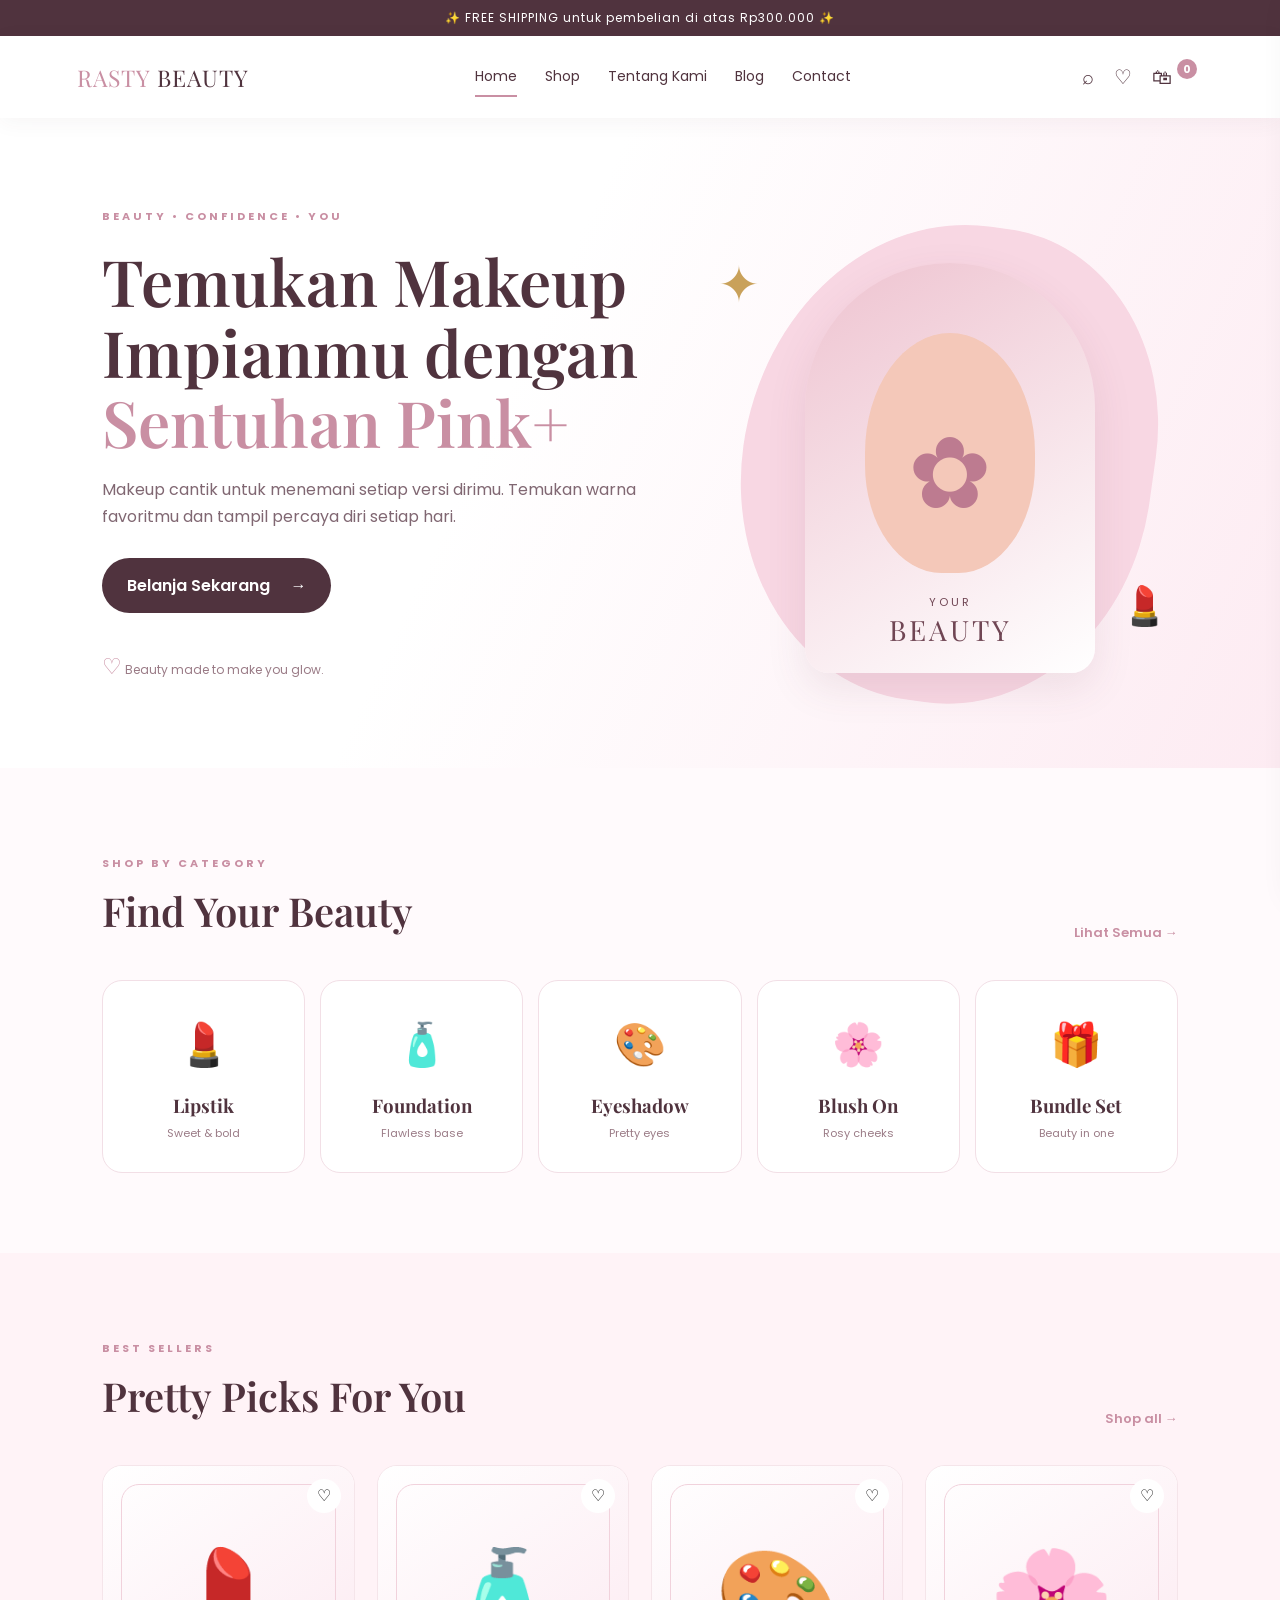
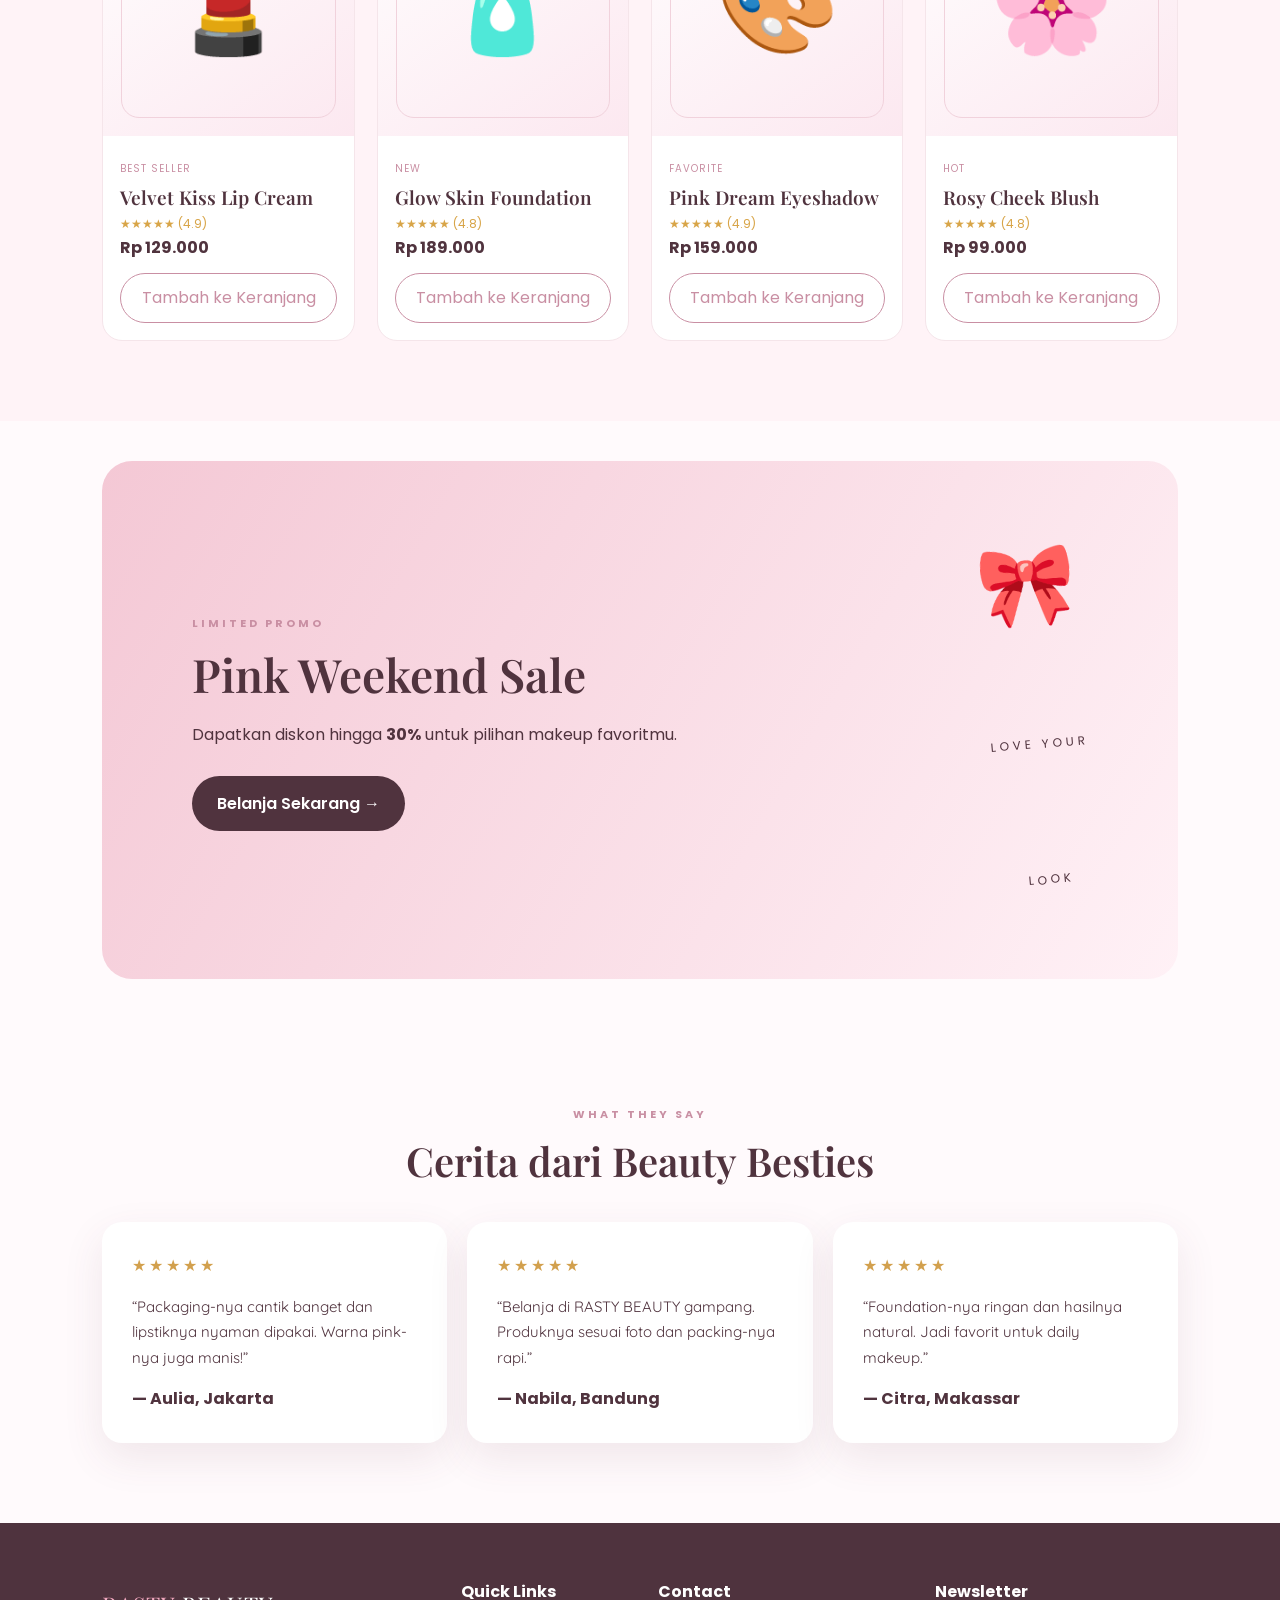
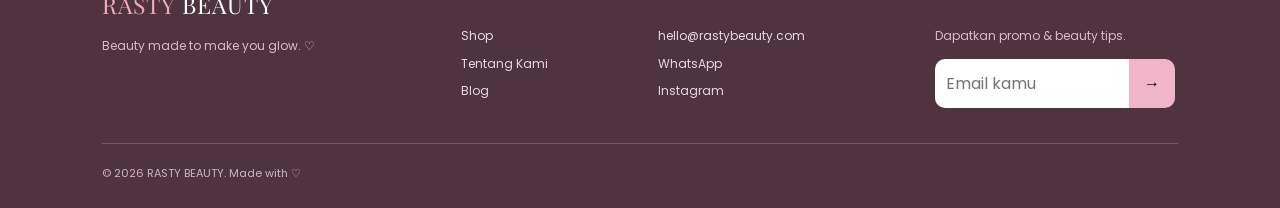
<file: index.html>
<!DOCTYPE html>
<html lang="id">
<head>
  <meta charset="UTF-8">
  <meta name="viewport" content="width=device-width, initial-scale=1.0">
  <title>RASTY BEAUTY | Makeup Cantikmu</title>
  <meta name="description" content="RASTY BEAUTY - Toko makeup feminin, clean dan aesthetic.">
  <link rel="preconnect" href="https://fonts.googleapis.com">
  <link rel="preconnect" href="https://fonts.gstatic.com" crossorigin>
  <link href="https://fonts.googleapis.com/css2?family=Playfair+Display:wght@500;600;700&family=Poppins:wght@300;400;500;600;700&family=Quicksand:wght@400;500;600;700&display=swap" rel="stylesheet">
  <link rel="stylesheet" href="css/style.css">
</head>
<body>
  <div class="topbar">✨ FREE SHIPPING untuk pembelian di atas Rp300.000 ✨</div>

  <header class="navbar">
    <a class="logo" href="index.html"><span>RASTY</span> BEAUTY</a>
    <button class="menu-toggle" aria-label="Buka menu">☰</button>
    <nav>
      <a href="index.html" class="active">Home</a>
      <a href="shop.html">Shop</a>
      <a href="about.html">Tentang Kami</a>
      <a href="blog.html">Blog</a>
      <a href="contact.html">Contact</a>
    </nav>
    <div class="nav-actions">
      <button onclick="openSearch()" aria-label="Cari">⌕</button>
      <a href="shop.html#wishlist" aria-label="Wishlist">♡</a>
      <button class="cart-btn" onclick="openCart()" aria-label="Keranjang">🛍 <b id="cartCount">0</b></button>
    </div>
  </header>

  <main>
    <section class="hero">
      <div class="hero-copy">
        <span class="eyebrow">BEAUTY • CONFIDENCE • YOU</span>
        <h1>Temukan Makeup Impianmu dengan <em>Sentuhan Pink+</em></h1>
        <p>Makeup cantik untuk menemani setiap versi dirimu. Temukan warna favoritmu dan tampil percaya diri setiap hari.</p>
        <a href="shop.html" class="btn">Belanja Sekarang <span>→</span></a>
        <div class="hero-note"><span>♡</span> Beauty made to make you glow.</div>
      </div>
      <div class="hero-art">
        <div class="blob"></div>
        <div class="floating lipstick">💄</div>
        <div class="floating sparkle">✦</div>
        <div class="model-card">
          <div class="model-face">✿</div>
          <div class="model-caption">YOUR<br><strong>BEAUTY</strong></div>
        </div>
      </div>
    </section>

    <section class="section">
      <div class="section-head"><div><span class="eyebrow">SHOP BY CATEGORY</span><h2>Find Your Beauty</h2></div><a href="shop.html">Lihat Semua →</a></div>
      <div class="category-grid">
        <a class="category-card" href="shop.html?category=Lipstik"><span>💄</span><h3>Lipstik</h3><p>Sweet & bold</p></a>
        <a class="category-card" href="shop.html?category=Foundation"><span>🧴</span><h3>Foundation</h3><p>Flawless base</p></a>
        <a class="category-card" href="shop.html?category=Eyeshadow"><span>🎨</span><h3>Eyeshadow</h3><p>Pretty eyes</p></a>
        <a class="category-card" href="shop.html?category=Blush On"><span>🌸</span><h3>Blush On</h3><p>Rosy cheeks</p></a>
        <a class="category-card" href="shop.html?category=Bundle Set"><span>🎁</span><h3>Bundle Set</h3><p>Beauty in one</p></a>
      </div>
    </section>

    <section class="section soft-section">
      <div class="section-head"><div><span class="eyebrow">BEST SELLERS</span><h2>Pretty Picks For You</h2></div><a href="shop.html">Shop all →</a></div>
      <div id="homeProducts" class="product-grid"></div>
    </section>

    <section class="promo section">
      <div><span class="eyebrow">LIMITED PROMO</span><h2>Pink Weekend Sale</h2><p>Dapatkan diskon hingga <strong>30%</strong> untuk pilihan makeup favoritmu.</p><a href="shop.html" class="btn">Belanja Sekarang →</a></div>
      <div class="promo-art">🎀<br><small>LOVE YOUR<br>LOOK</small></div>
    </section>

    <section class="section">
      <div class="center-head"><span class="eyebrow">WHAT THEY SAY</span><h2>Cerita dari Beauty Besties</h2></div>
      <div class="testimonial-grid">
        <article><div class="stars">★★★★★</div><p>“Packaging-nya cantik banget dan lipstiknya nyaman dipakai. Warna pink-nya juga manis!”</p><strong>— Aulia, Jakarta</strong></article>
        <article><div class="stars">★★★★★</div><p>“Belanja di RASTY BEAUTY gampang. Produknya sesuai foto dan packing-nya rapi.”</p><strong>— Nabila, Bandung</strong></article>
        <article><div class="stars">★★★★★</div><p>“Foundation-nya ringan dan hasilnya natural. Jadi favorit untuk daily makeup.”</p><strong>— Citra, Makassar</strong></article>
      </div>
    </section>
  </main>

  <footer>
    <div><a class="logo" href="index.html"><span>RASTY</span> BEAUTY</a><p>Beauty made to make you glow. ♡</p></div>
    <div><h4>Quick Links</h4><a href="shop.html">Shop</a><a href="about.html">Tentang Kami</a><a href="blog.html">Blog</a></div>
    <div><h4>Contact</h4><a href="mailto:hello@rastybeauty.com">hello@rastybeauty.com</a><a href="https://wa.me/6281234567890">WhatsApp</a><a href="#">Instagram</a></div>
    <div><h4>Newsletter</h4><p>Dapatkan promo & beauty tips.</p><form onsubmit="subscribe(event)"><input type="email" placeholder="Email kamu" required><button>→</button></form></div>
    <div class="copyright">© 2026 RASTY BEAUTY. Made with ♡</div>
  </footer>

  <div id="cartDrawer" class="drawer"><div class="drawer-head"><h3>Keranjang Kamu</h3><button onclick="closeCart()">×</button></div><div id="cartItems"></div><div class="cart-total"><span>Total</span><strong id="cartTotal">Rp0</strong></div><a href="checkout.html" class="btn full">Checkout →</a></div>
  <div id="overlay" class="overlay" onclick="closeCart()"></div>
  <div id="searchModal" class="modal"><div class="modal-box"><button onclick="closeSearch()" class="close">×</button><h2>Cari Produk</h2><input id="searchInput" oninput="quickSearch(this.value)" placeholder="Cari lipstik, blush, foundation..."><div id="searchResults"></div></div></div>
  <script src="js/app.js"></script><script>renderProducts("homeProducts", PRODUCTS.slice(0,4));</script>
</body>
</html>
</file>
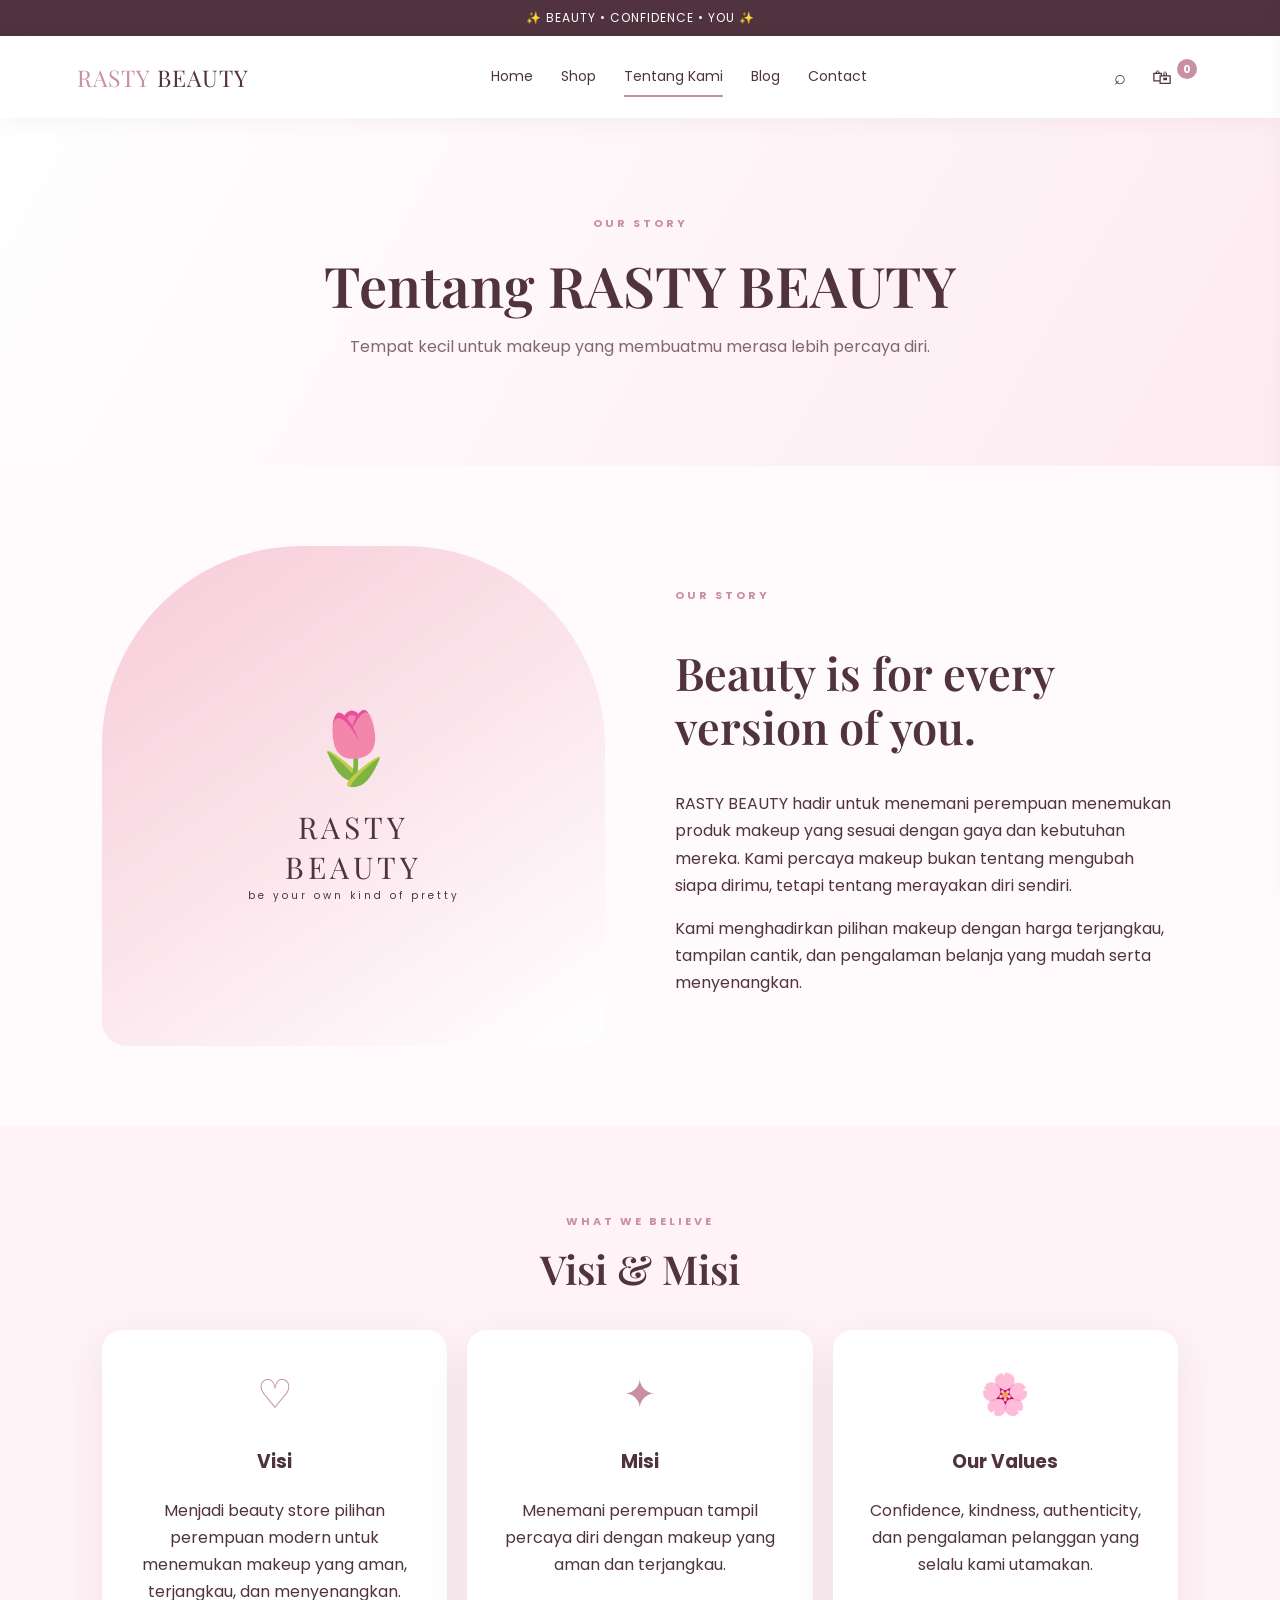
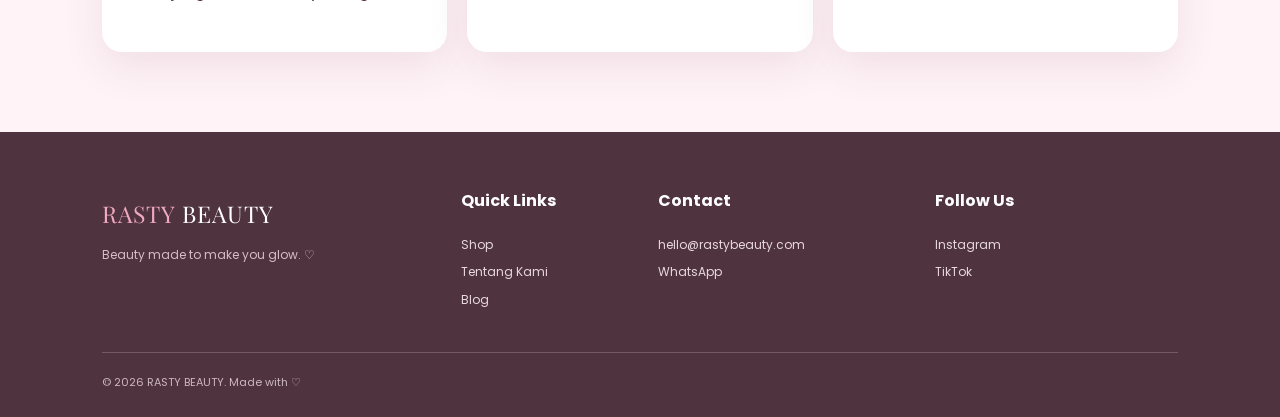
<file: about.html>
<!DOCTYPE html><html lang="id"><head><meta charset="UTF-8"><meta name="viewport" content="width=device-width,initial-scale=1"><title>Tentang Kami | RASTY BEAUTY</title><link rel="preconnect" href="https://fonts.googleapis.com"><link rel="preconnect" href="https://fonts.gstatic.com" crossorigin><link href="https://fonts.googleapis.com/css2?family=Playfair+Display:wght@500;600;700&family=Poppins:wght@300;400;500;600;700&family=Quicksand:wght@400;500;600;700&display=swap" rel="stylesheet"><link rel="stylesheet" href="css/style.css"></head><body><div class="topbar">✨ BEAUTY • CONFIDENCE • YOU ✨</div><header class="navbar"><a class="logo" href="index.html"><span>RASTY</span> BEAUTY</a><button class="menu-toggle">☰</button><nav><a href="index.html">Home</a><a href="shop.html">Shop</a><a href="about.html" class="active">Tentang Kami</a><a href="blog.html">Blog</a><a href="contact.html">Contact</a></nav><div class="nav-actions"><button onclick="openSearch()">⌕</button><button onclick="openCart()">🛍 <b id="cartCount">0</b></button></div></header><main><section class="page-hero"><span class="eyebrow">OUR STORY</span><h1>Tentang RASTY BEAUTY</h1><p>Tempat kecil untuk makeup yang membuatmu merasa lebih percaya diri.</p></section><section class="about-grid section"><div class="about-art">🌷<strong>RASTY<br>BEAUTY</strong><small>be your own kind of pretty</small></div><div><span class="eyebrow">OUR STORY</span><h2>Beauty is for every version of you.</h2><p>RASTY BEAUTY hadir untuk menemani perempuan menemukan produk makeup yang sesuai dengan gaya dan kebutuhan mereka. Kami percaya makeup bukan tentang mengubah siapa dirimu, tetapi tentang merayakan diri sendiri.</p><p>Kami menghadirkan pilihan makeup dengan harga terjangkau, tampilan cantik, dan pengalaman belanja yang mudah serta menyenangkan.</p></div></section><section class="section soft-section"><div class="center-head"><span class="eyebrow">WHAT WE BELIEVE</span><h2>Visi & Misi</h2></div><div class="values"><article><span>♡</span><h3>Visi</h3><p>Menjadi beauty store pilihan perempuan modern untuk menemukan makeup yang aman, terjangkau, dan menyenangkan.</p></article><article><span>✦</span><h3>Misi</h3><p>Menemani perempuan tampil percaya diri dengan makeup yang aman dan terjangkau.</p></article><article><span>🌸</span><h3>Our Values</h3><p>Confidence, kindness, authenticity, dan pengalaman pelanggan yang selalu kami utamakan.</p></article></div></section></main><footer><div><a class="logo" href="index.html"><span>RASTY</span> BEAUTY</a><p>Beauty made to make you glow. ♡</p></div><div><h4>Quick Links</h4><a href="shop.html">Shop</a><a href="about.html">Tentang Kami</a><a href="blog.html">Blog</a></div><div><h4>Contact</h4><a href="mailto:hello@rastybeauty.com">hello@rastybeauty.com</a><a href="https://wa.me/6281234567890">WhatsApp</a></div><div><h4>Follow Us</h4><a href="#">Instagram</a><a href="#">TikTok</a></div><div class="copyright">© 2026 RASTY BEAUTY. Made with ♡</div></footer><div id="cartDrawer" class="drawer"><div class="drawer-head"><h3>Keranjang Kamu</h3><button onclick="closeCart()">×</button></div><div id="cartItems"></div><div class="cart-total"><span>Total</span><strong id="cartTotal">Rp0</strong></div><a href="checkout.html" class="btn full">Checkout →</a></div><div id="overlay" class="overlay" onclick="closeCart()"></div><script src="js/app.js"></script></body></html>
</file>
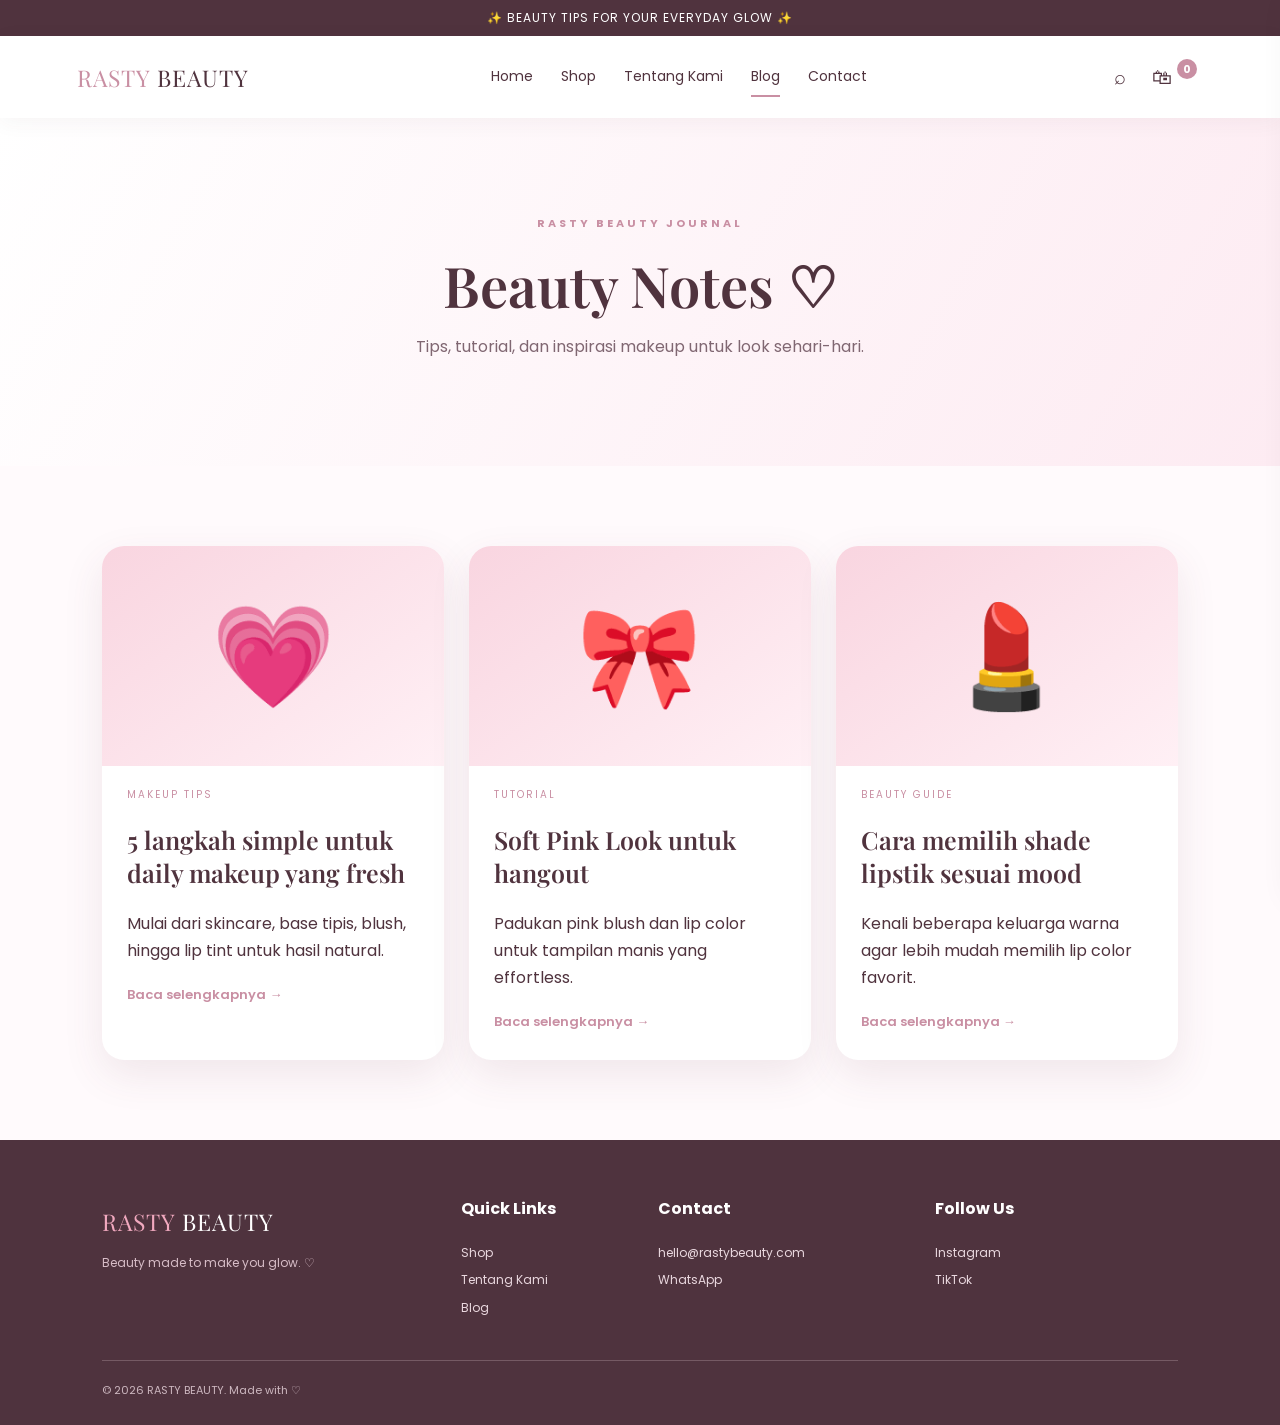
<file: blog.html>
<!DOCTYPE html><html lang="id"><head><meta charset="UTF-8"><meta name="viewport" content="width=device-width,initial-scale=1"><title>Beauty Blog | RASTY BEAUTY</title><link rel="preconnect" href="https://fonts.googleapis.com"><link rel="preconnect" href="https://fonts.gstatic.com" crossorigin><link href="https://fonts.googleapis.com/css2?family=Playfair+Display:wght@500;600;700&family=Poppins:wght@300;400;500;600;700&family=Quicksand:wght@400;500;600;700&display=swap" rel="stylesheet"><link rel="stylesheet" href="css/style.css"></head><body><div class="topbar">✨ BEAUTY TIPS FOR YOUR EVERYDAY GLOW ✨</div><header class="navbar"><a class="logo" href="index.html"><span>RASTY</span> BEAUTY</a><button class="menu-toggle">☰</button><nav><a href="index.html">Home</a><a href="shop.html">Shop</a><a href="about.html">Tentang Kami</a><a href="blog.html" class="active">Blog</a><a href="contact.html">Contact</a></nav><div class="nav-actions"><button onclick="openSearch()">⌕</button><button onclick="openCart()">🛍 <b id="cartCount">0</b></button></div></header><main><section class="page-hero"><span class="eyebrow">RASTY BEAUTY JOURNAL</span><h1>Beauty Notes ♡</h1><p>Tips, tutorial, dan inspirasi makeup untuk look sehari-hari.</p></section><section class="section blog-grid"><article class="blog-card"><div class="blog-img">💗</div><span>MAKEUP TIPS</span><h2>5 langkah simple untuk daily makeup yang fresh</h2><p>Mulai dari skincare, base tipis, blush, hingga lip tint untuk hasil natural.</p><a href="#">Baca selengkapnya →</a></article><article class="blog-card"><div class="blog-img">🎀</div><span>TUTORIAL</span><h2>Soft Pink Look untuk hangout</h2><p>Padukan pink blush dan lip color untuk tampilan manis yang effortless.</p><a href="#">Baca selengkapnya →</a></article><article class="blog-card"><div class="blog-img">💄</div><span>BEAUTY GUIDE</span><h2>Cara memilih shade lipstik sesuai mood</h2><p>Kenali beberapa keluarga warna agar lebih mudah memilih lip color favorit.</p><a href="#">Baca selengkapnya →</a></article></section></main><footer><div><a class="logo" href="index.html"><span>RASTY</span> BEAUTY</a><p>Beauty made to make you glow. ♡</p></div><div><h4>Quick Links</h4><a href="shop.html">Shop</a><a href="about.html">Tentang Kami</a><a href="blog.html">Blog</a></div><div><h4>Contact</h4><a href="mailto:hello@rastybeauty.com">hello@rastybeauty.com</a><a href="https://wa.me/6281234567890">WhatsApp</a></div><div><h4>Follow Us</h4><a href="#">Instagram</a><a href="#">TikTok</a></div><div class="copyright">© 2026 RASTY BEAUTY. Made with ♡</div></footer><div id="cartDrawer" class="drawer"><div class="drawer-head"><h3>Keranjang Kamu</h3><button onclick="closeCart()">×</button></div><div id="cartItems"></div><div class="cart-total"><span>Total</span><strong id="cartTotal">Rp0</strong></div><a href="checkout.html" class="btn full">Checkout →</a></div><div id="overlay" class="overlay" onclick="closeCart()"></div><script src="js/app.js"></script></body></html>
</file>
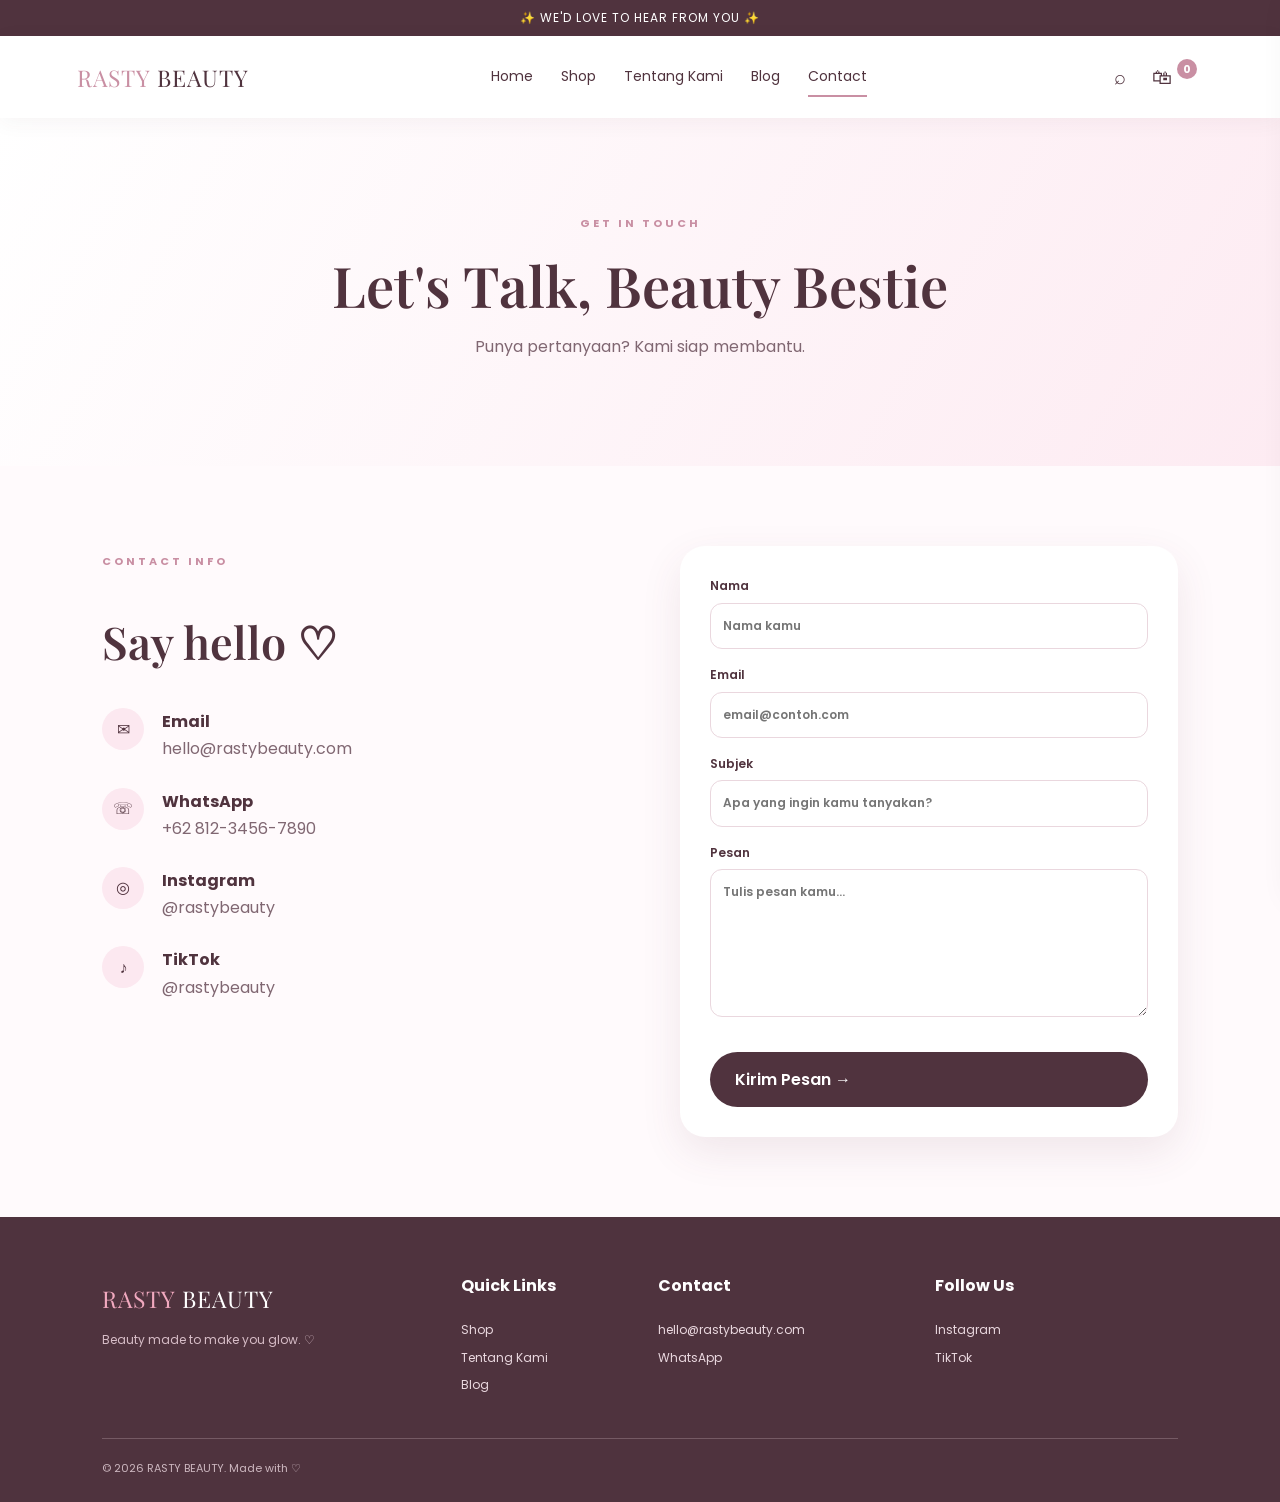
<file: contact.html>
<!DOCTYPE html><html lang="id"><head><meta charset="UTF-8"><meta name="viewport" content="width=device-width,initial-scale=1"><title>Contact | RASTY BEAUTY</title><link rel="preconnect" href="https://fonts.googleapis.com"><link rel="preconnect" href="https://fonts.gstatic.com" crossorigin><link href="https://fonts.googleapis.com/css2?family=Playfair+Display:wght@500;600;700&family=Poppins:wght@300;400;500;600;700&family=Quicksand:wght@400;500;600;700&display=swap" rel="stylesheet"><link rel="stylesheet" href="css/style.css"></head><body><div class="topbar">✨ WE'D LOVE TO HEAR FROM YOU ✨</div><header class="navbar"><a class="logo" href="index.html"><span>RASTY</span> BEAUTY</a><button class="menu-toggle">☰</button><nav><a href="index.html">Home</a><a href="shop.html">Shop</a><a href="about.html">Tentang Kami</a><a href="blog.html">Blog</a><a href="contact.html" class="active">Contact</a></nav><div class="nav-actions"><button onclick="openSearch()">⌕</button><button onclick="openCart()">🛍 <b id="cartCount">0</b></button></div></header><main><section class="page-hero"><span class="eyebrow">GET IN TOUCH</span><h1>Let's Talk, Beauty Bestie</h1><p>Punya pertanyaan? Kami siap membantu.</p></section><section class="section contact-grid"><div><span class="eyebrow">CONTACT INFO</span><h2>Say hello ♡</h2><div class="contact-item"><span>✉</span><div><strong>Email</strong><p>hello@rastybeauty.com</p></div></div><div class="contact-item"><span>☏</span><div><strong>WhatsApp</strong><p>+62 812-3456-7890</p></div></div><div class="contact-item"><span>◎</span><div><strong>Instagram</strong><p>@rastybeauty</p></div></div><div class="contact-item"><span>♪</span><div><strong>TikTok</strong><p>@rastybeauty</p></div></div></div><form class="contact-form" onsubmit="sendMessage(event)"><label>Nama<input required placeholder="Nama kamu"></label><label>Email<input type="email" required placeholder="email@contoh.com"></label><label>Subjek<input required placeholder="Apa yang ingin kamu tanyakan?"></label><label>Pesan<textarea required rows="6" placeholder="Tulis pesan kamu..."></textarea></label><button class="btn" type="submit">Kirim Pesan →</button></form></section></main><footer><div><a class="logo" href="index.html"><span>RASTY</span> BEAUTY</a><p>Beauty made to make you glow. ♡</p></div><div><h4>Quick Links</h4><a href="shop.html">Shop</a><a href="about.html">Tentang Kami</a><a href="blog.html">Blog</a></div><div><h4>Contact</h4><a href="mailto:hello@rastybeauty.com">hello@rastybeauty.com</a><a href="https://wa.me/6281234567890">WhatsApp</a></div><div><h4>Follow Us</h4><a href="#">Instagram</a><a href="#">TikTok</a></div><div class="copyright">© 2026 RASTY BEAUTY. Made with ♡</div></footer><div id="cartDrawer" class="drawer"><div class="drawer-head"><h3>Keranjang Kamu</h3><button onclick="closeCart()">×</button></div><div id="cartItems"></div><div class="cart-total"><span>Total</span><strong id="cartTotal">Rp0</strong></div><a href="checkout.html" class="btn full">Checkout →</a></div><div id="overlay" class="overlay" onclick="closeCart()"></div><script src="js/app.js"></script></body></html>
</file>
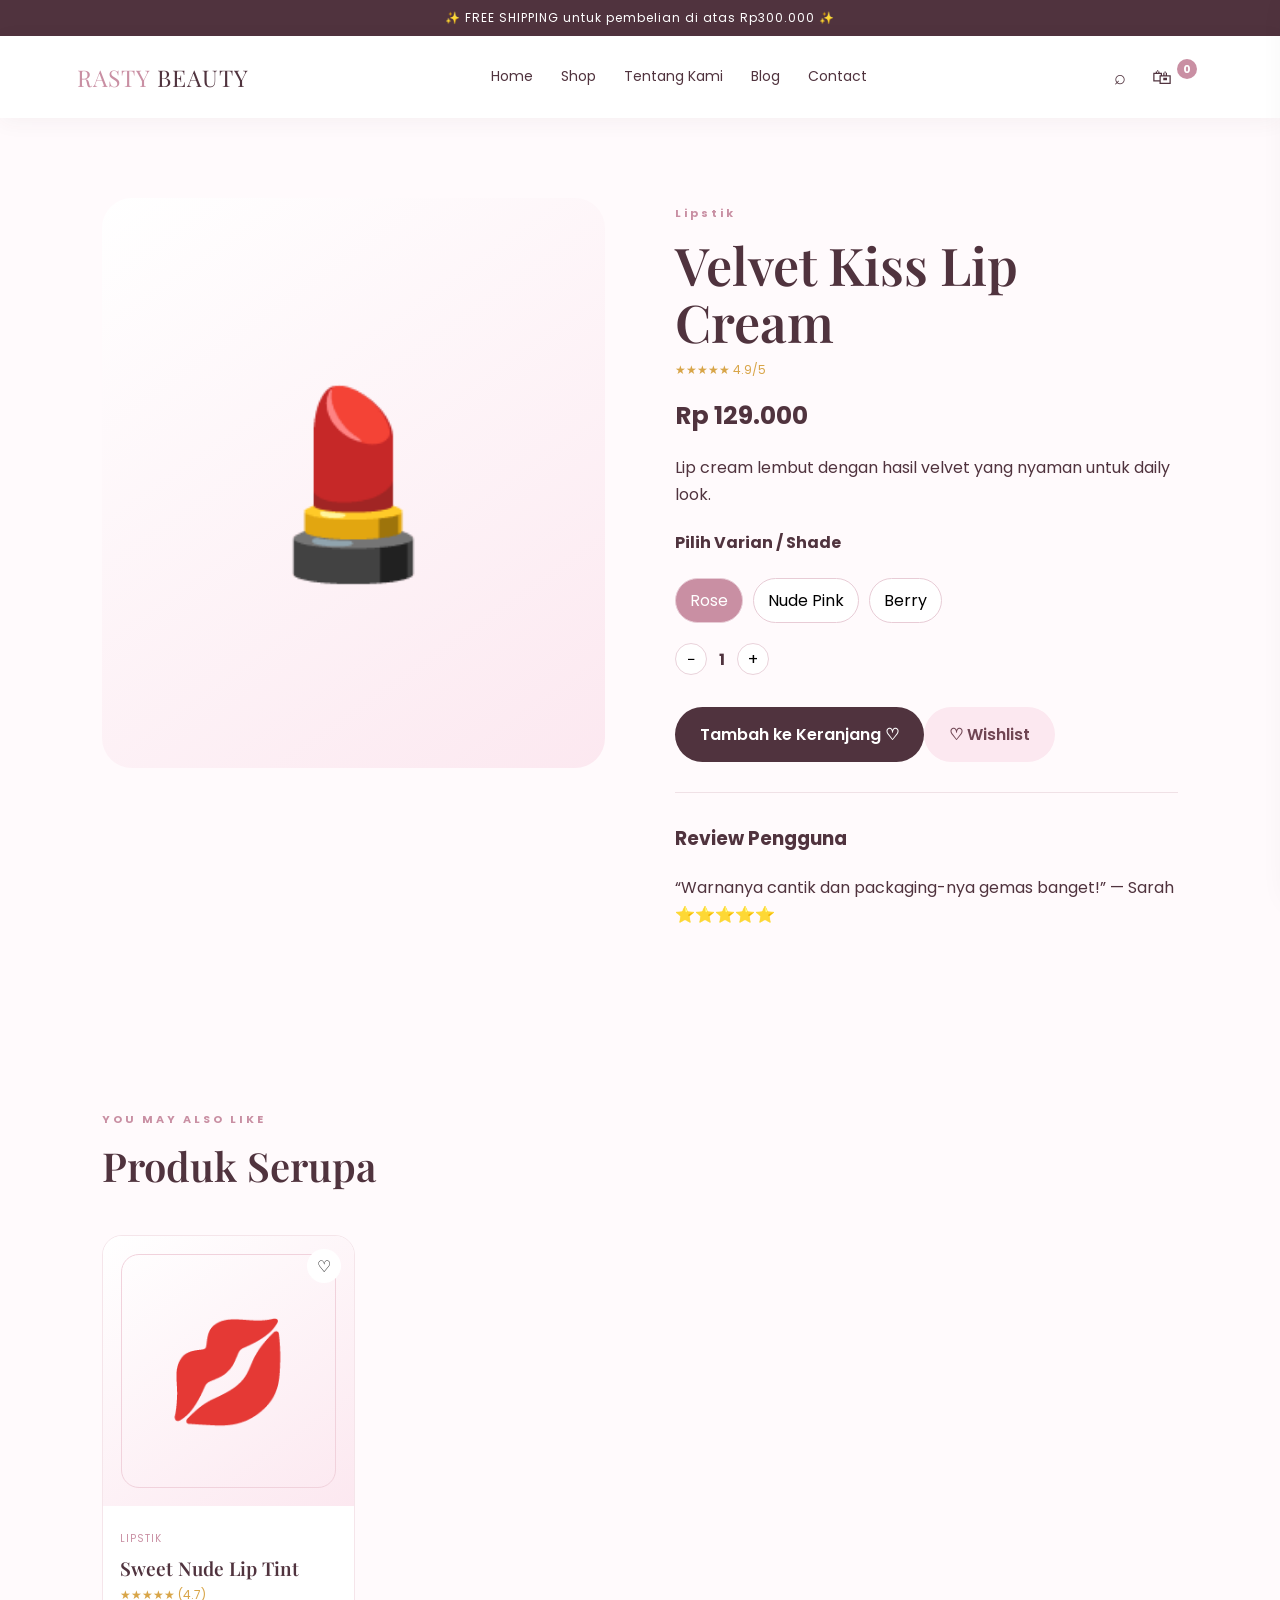
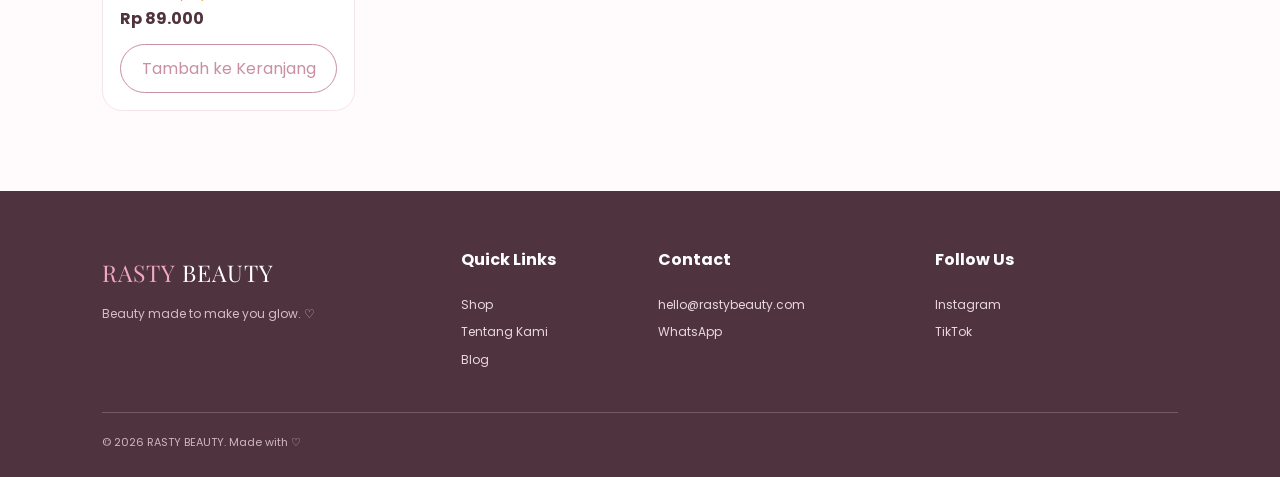
<file: product.html>
<!DOCTYPE html>
<html lang="id"><head><meta charset="UTF-8"><meta name="viewport" content="width=device-width,initial-scale=1"><title>Produk | RASTY BEAUTY</title><link rel="preconnect" href="https://fonts.googleapis.com"><link rel="preconnect" href="https://fonts.gstatic.com" crossorigin><link href="https://fonts.googleapis.com/css2?family=Playfair+Display:wght@500;600;700&family=Poppins:wght@300;400;500;600;700&family=Quicksand:wght@400;500;600;700&display=swap" rel="stylesheet"><link rel="stylesheet" href="css/style.css"></head>
<body><div class="topbar">✨ FREE SHIPPING untuk pembelian di atas Rp300.000 ✨</div><header class="navbar"><a class="logo" href="index.html"><span>RASTY</span> BEAUTY</a><button class="menu-toggle">☰</button><nav><a href="index.html">Home</a><a href="shop.html">Shop</a><a href="about.html">Tentang Kami</a><a href="blog.html">Blog</a><a href="contact.html">Contact</a></nav><div class="nav-actions"><button onclick="openSearch()">⌕</button><button onclick="openCart()">🛍 <b id="cartCount">0</b></button></div></header>
<main><div id="productDetail" class="product-detail section"></div><section class="section"><div class="section-head"><div><span class="eyebrow">YOU MAY ALSO LIKE</span><h2>Produk Serupa</h2></div></div><div id="relatedProducts" class="product-grid"></div></section></main>
<footer><div><a class="logo" href="index.html"><span>RASTY</span> BEAUTY</a><p>Beauty made to make you glow. ♡</p></div><div><h4>Quick Links</h4><a href="shop.html">Shop</a><a href="about.html">Tentang Kami</a><a href="blog.html">Blog</a></div><div><h4>Contact</h4><a href="mailto:hello@rastybeauty.com">hello@rastybeauty.com</a><a href="https://wa.me/6281234567890">WhatsApp</a></div><div><h4>Follow Us</h4><a href="#">Instagram</a><a href="#">TikTok</a></div><div class="copyright">© 2026 RASTY BEAUTY. Made with ♡</div></footer>
<div id="cartDrawer" class="drawer"><div class="drawer-head"><h3>Keranjang Kamu</h3><button onclick="closeCart()">×</button></div><div id="cartItems"></div><div class="cart-total"><span>Total</span><strong id="cartTotal">Rp0</strong></div><a href="checkout.html" class="btn full">Checkout →</a></div><div id="overlay" class="overlay" onclick="closeCart()"></div><div id="searchModal" class="modal"><div class="modal-box"><button onclick="closeSearch()" class="close">×</button><h2>Cari Produk</h2><input id="searchInput" oninput="quickSearch(this.value)" placeholder="Cari produk..."><div id="searchResults"></div></div></div><script src="js/app.js"></script><script>initProduct();</script></body></html>
</file>
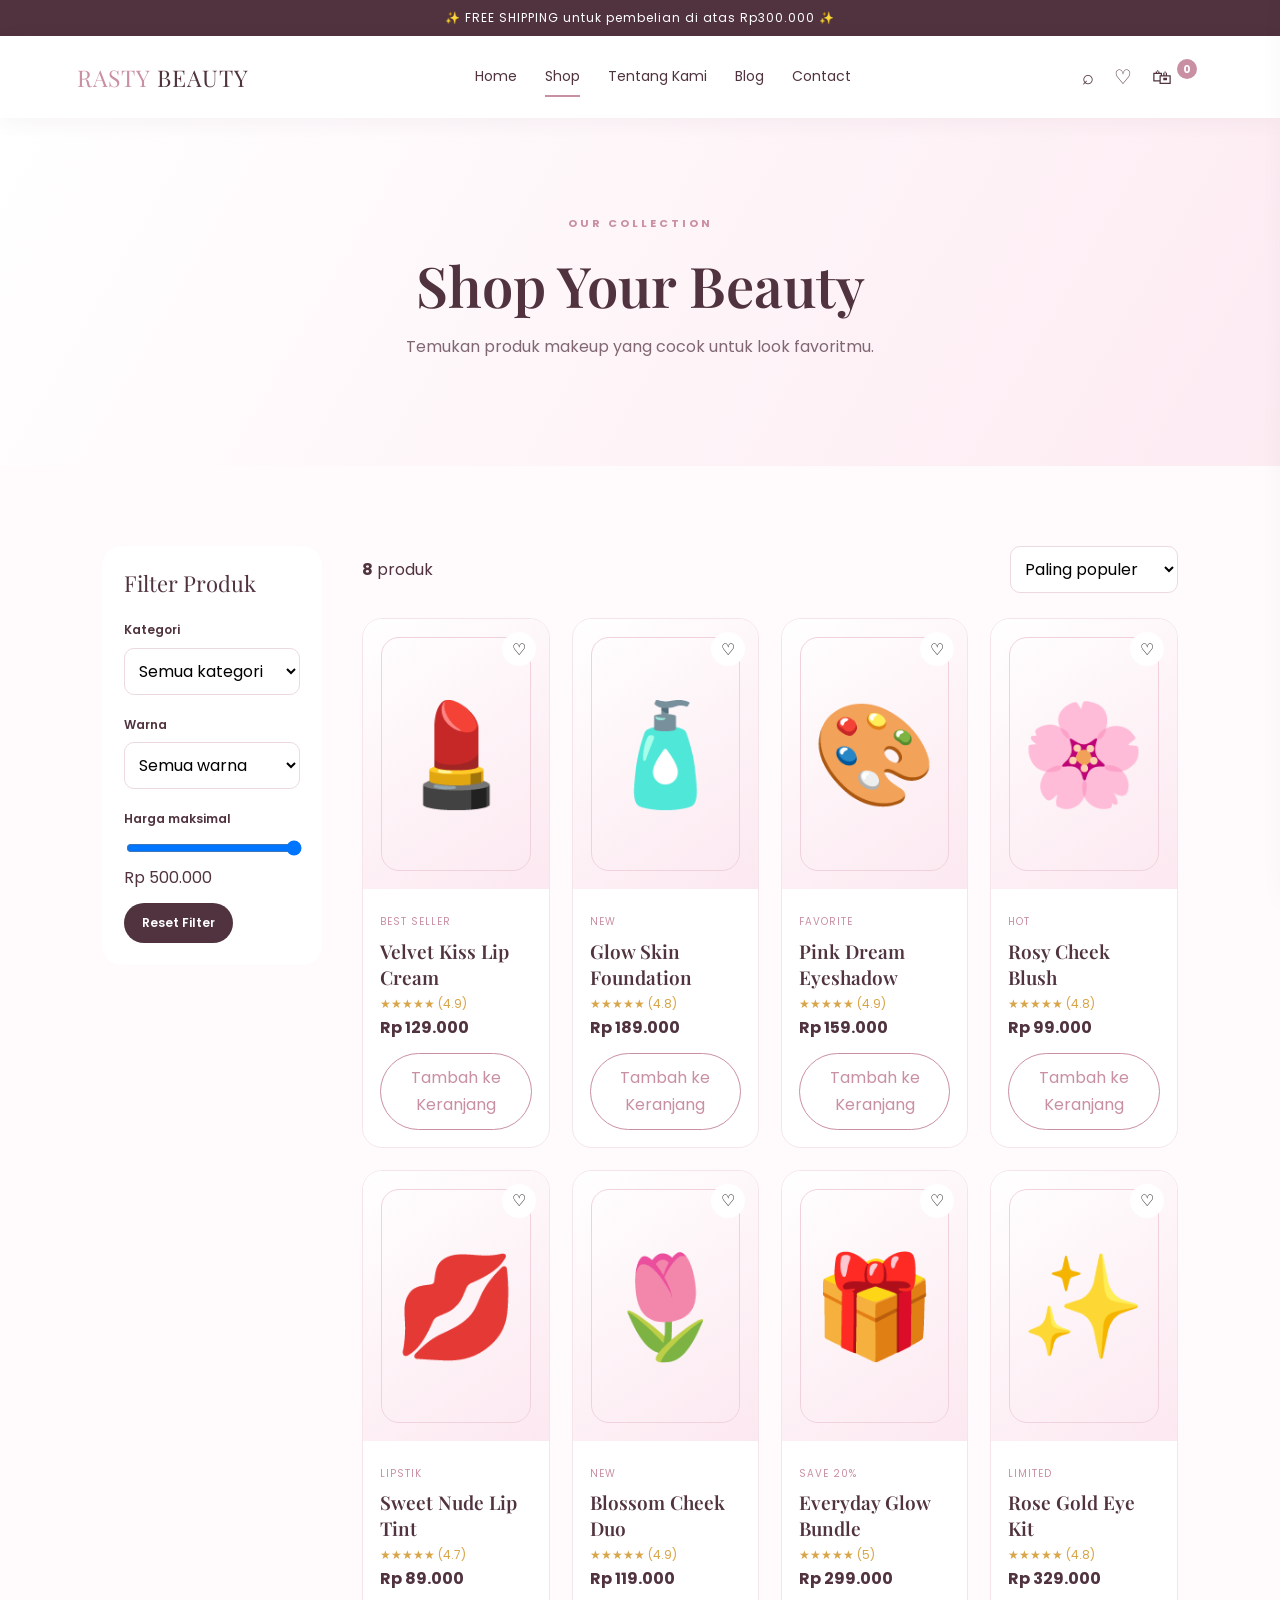
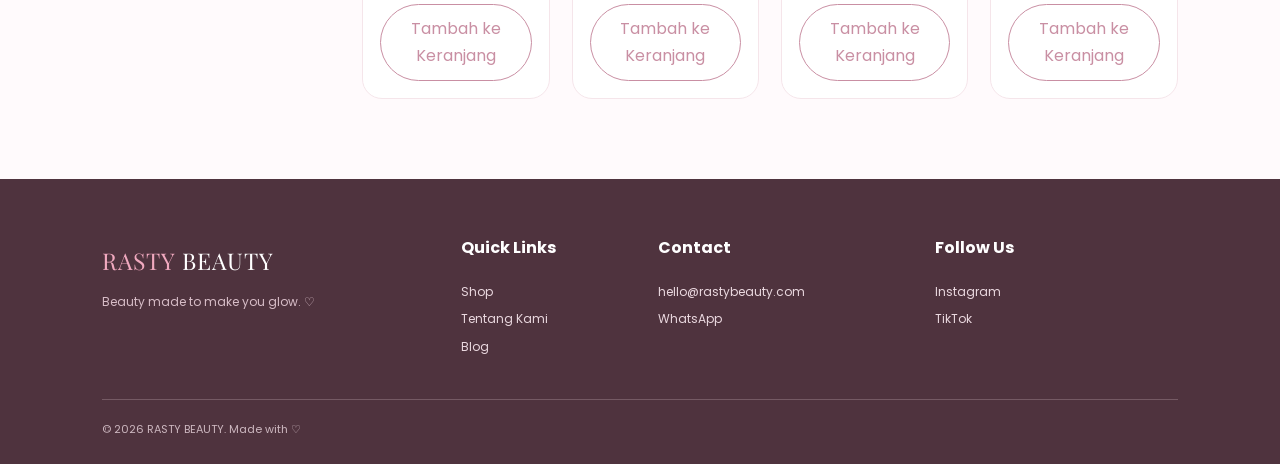
<file: shop.html>
<!DOCTYPE html>
<html lang="id"><head><meta charset="UTF-8"><meta name="viewport" content="width=device-width,initial-scale=1"><title>Shop | RASTY BEAUTY</title><link rel="preconnect" href="https://fonts.googleapis.com"><link rel="preconnect" href="https://fonts.gstatic.com" crossorigin><link href="https://fonts.googleapis.com/css2?family=Playfair+Display:wght@500;600;700&family=Poppins:wght@300;400;500;600;700&family=Quicksand:wght@400;500;600;700&display=swap" rel="stylesheet"><link rel="stylesheet" href="css/style.css"></head>
<body><div class="topbar">✨ FREE SHIPPING untuk pembelian di atas Rp300.000 ✨</div><header class="navbar"><a class="logo" href="index.html"><span>RASTY</span> BEAUTY</a><button class="menu-toggle">☰</button><nav><a href="index.html">Home</a><a href="shop.html" class="active">Shop</a><a href="about.html">Tentang Kami</a><a href="blog.html">Blog</a><a href="contact.html">Contact</a></nav><div class="nav-actions"><button onclick="openSearch()">⌕</button><a href="#wishlist">♡</a><button class="cart-btn" onclick="openCart()">🛍 <b id="cartCount">0</b></button></div></header>
<main><section class="page-hero"><span class="eyebrow">OUR COLLECTION</span><h1>Shop Your Beauty</h1><p>Temukan produk makeup yang cocok untuk look favoritmu.</p></section><section class="shop-layout section"><aside class="filters"><h3>Filter Produk</h3><label>Kategori</label><select id="categoryFilter"><option value="">Semua kategori</option><option>Lipstik</option><option>Foundation</option><option>Eyeshadow</option><option>Blush On</option><option>Bundle Set</option></select><label>Warna</label><select id="colorFilter"><option value="">Semua warna</option><option>Pink</option><option>Nude</option><option>Rose</option><option>Brown</option><option>Red</option></select><label>Harga maksimal</label><input id="priceFilter" type="range" min="50000" max="500000" step="10000" value="500000"><div id="priceValue">Rp500.000</div><button class="btn small" onclick="resetFilters()">Reset Filter</button></aside><div class="shop-results"><div class="shop-toolbar"><div><strong id="resultCount">0</strong> produk</div><select id="sortFilter"><option value="popular">Paling populer</option><option value="low">Harga terendah</option><option value="high">Harga tertinggi</option><option value="new">Terbaru</option></select></div><div id="shopProducts" class="product-grid"></div></div></section></main>
<footer><div><a class="logo" href="index.html"><span>RASTY</span> BEAUTY</a><p>Beauty made to make you glow. ♡</p></div><div><h4>Quick Links</h4><a href="shop.html">Shop</a><a href="about.html">Tentang Kami</a><a href="blog.html">Blog</a></div><div><h4>Contact</h4><a href="mailto:hello@rastybeauty.com">hello@rastybeauty.com</a><a href="https://wa.me/6281234567890">WhatsApp</a></div><div><h4>Follow Us</h4><a href="#">Instagram</a><a href="#">TikTok</a></div><div class="copyright">© 2026 RASTY BEAUTY. Made with ♡</div></footer>
<div id="cartDrawer" class="drawer"><div class="drawer-head"><h3>Keranjang Kamu</h3><button onclick="closeCart()">×</button></div><div id="cartItems"></div><div class="cart-total"><span>Total</span><strong id="cartTotal">Rp0</strong></div><a href="checkout.html" class="btn full">Checkout →</a></div><div id="overlay" class="overlay" onclick="closeCart()"></div><div id="searchModal" class="modal"><div class="modal-box"><button onclick="closeSearch()" class="close">×</button><h2>Cari Produk</h2><input id="searchInput" oninput="quickSearch(this.value)" placeholder="Cari produk..."><div id="searchResults"></div></div></div><script src="js/app.js"></script><script>initShop();</script></body></html>
</file>
<file: css/style.css>
:root{--pink:#f8d7e3;--baby:#fce8f0;--rose:#c98fa3;--dark:#50333e;--gold:#c9a15a;--white:#fff;--shadow:0 15px 40px rgba(110,55,75,.10);--radius:22px}*{box-sizing:border-box}html{scroll-behavior:smooth}body{margin:0;font-family:Poppins,Arial,sans-serif;color:var(--dark);background:#fffafc;line-height:1.7}a{text-decoration:none;color:inherit}button,input,select,textarea{font:inherit}.topbar{text-align:center;background:var(--dark);color:white;padding:8px;font-size:12px;letter-spacing:1px}.navbar{height:82px;background:#fff;display:flex;align-items:center;justify-content:space-between;padding:0 6%;position:sticky;top:0;z-index:20;box-shadow:0 4px 20px rgba(80,51,62,.05)}.logo{font-family:"Playfair Display",serif;font-size:23px;letter-spacing:1px;color:var(--dark)}.logo span{color:var(--rose)}nav{display:flex;gap:28px;font-size:14px}nav a{position:relative;padding:8px 0}nav a:after{content:"";position:absolute;left:0;bottom:0;width:0;height:2px;background:var(--rose);transition:.3s}nav a:hover:after,nav a.active:after{width:100%}.nav-actions{display:flex;align-items:center;gap:14px}.nav-actions button,.nav-actions a{border:0;background:none;cursor:pointer;color:var(--dark);font-size:20px}.cart-btn b,.nav-actions b{font-size:11px;background:var(--rose);color:white;border-radius:50%;padding:2px 6px;vertical-align:top}.menu-toggle{display:none;border:0;background:none;font-size:25px}.hero{min-height:650px;padding:70px 8%;display:grid;grid-template-columns:1.1fr .9fr;align-items:center;overflow:hidden;background:linear-gradient(115deg,#fff 40%,#fdebf2)}.eyebrow{font-size:11px;letter-spacing:3px;color:var(--rose);font-weight:700}.hero h1,.page-hero h1,.checkout h1{font:600 clamp(42px,5vw,72px)/1.1 "Playfair Display",serif;margin:18px 0;color:var(--dark)}.hero h1 em{color:var(--rose);font-style:normal}.hero p{max-width:600px;color:#806772}.btn{display:inline-flex;align-items:center;gap:20px;border:0;background:var(--dark);color:white;padding:14px 25px;border-radius:50px;cursor:pointer;transition:.3s;font-weight:600;margin-top:12px}.btn:hover{transform:translateY(-3px);box-shadow:0 10px 25px #c98fa344;background:var(--rose)}.btn.small{padding:10px 18px;font-size:12px}.btn.full{width:100%;justify-content:center}.hero-note{margin-top:35px;font-size:12px;color:#9a7b86}.hero-note span{color:var(--rose);font-size:22px}.hero-art{position:relative;min-height:500px}.blob{position:absolute;width:410px;height:480px;border-radius:55% 45% 50% 50%;background:var(--pink);right:5%;top:30px;transform:rotate(8deg)}.model-card{position:absolute;right:17%;top:70px;width:290px;height:410px;border-radius:150px 150px 25px 25px;background:linear-gradient(150deg,#eec3d0,#fff);box-shadow:var(--shadow);display:flex;align-items:flex-end;justify-content:center;overflow:hidden}.model-face{position:absolute;top:70px;width:170px;height:240px;border-radius:50% 50% 45% 45%;background:#f4c8b9;color:#bd7b90;font-size:100px;text-align:center;padding-top:55px}.model-caption{position:absolute;bottom:25px;text-align:center;letter-spacing:3px;color:#704654;font-size:11px}.model-caption strong{font:28px "Playfair Display"}.floating{position:absolute;z-index:2;font-size:38px}.lipstick{right:2%;bottom:55px}.sparkle{left:5%;top:50px;color:var(--gold);font-size:50px}.section{padding:80px 8%}.section-head{display:flex;justify-content:space-between;align-items:end;margin-bottom:35px}.section-head h2,.center-head h2{font:600 40px "Playfair Display";margin:8px 0}.section-head>a{color:var(--rose);font-weight:600;font-size:13px}.category-grid{display:grid;grid-template-columns:repeat(5,1fr);gap:15px}.category-card{background:white;border:1px solid #f2dfe6;border-radius:20px;text-align:center;padding:28px 10px;transition:.3s}.category-card:hover{transform:translateY(-7px);box-shadow:var(--shadow)}.category-card span{font-size:42px}.category-card h3{margin:10px 0 0;font-family:"Playfair Display"}.category-card p{font-size:11px;color:#9b7c87;margin:2px}.soft-section{background:#fff3f7}.product-grid{display:grid;grid-template-columns:repeat(4,1fr);gap:22px}.product-card{background:white;border-radius:20px;overflow:hidden;position:relative;transition:.3s;border:1px solid #f5e5ea}.product-card:hover{transform:translateY(-6px);box-shadow:var(--shadow)}.product-img{height:270px;background:linear-gradient(145deg,#fff,#fce8f0);display:flex;align-items:center;justify-content:center;font-size:100px;position:relative}.product-img:after{content:"";position:absolute;inset:18px;border:1px solid #f1d2dc;border-radius:18px}.wishlist{position:absolute;right:13px;top:13px;z-index:2;border:0;background:#fff;border-radius:50%;width:34px;height:34px;cursor:pointer}.product-info{padding:17px}.product-info small{color:var(--rose);font-size:10px;letter-spacing:1px}.product-info h3{font:600 19px "Playfair Display";margin:4px 0}.price{font-weight:700}.add-btn{width:100%;border:1px solid var(--rose);background:#fff;color:var(--rose);border-radius:50px;padding:10px;margin-top:12px;cursor:pointer;transition:.3s}.add-btn:hover{background:var(--rose);color:white}.rating{color:#d8a548;font-size:12px}.promo{margin:40px 8%;border-radius:30px;background:linear-gradient(120deg,#f4c8d5,#fff1f6);display:flex;justify-content:space-between;align-items:center;padding:55px 7%;overflow:hidden}.promo h2{font:600 46px "Playfair Display";margin:8px 0}.promo-art{font-size:80px;text-align:center;transform:rotate(-5deg)}.promo-art small{font:12px Poppins;letter-spacing:4px}.center-head{text-align:center;margin-bottom:35px}.testimonial-grid{display:grid;grid-template-columns:repeat(3,1fr);gap:20px}.testimonial-grid article{background:#fff;padding:30px;border-radius:20px;box-shadow:var(--shadow)}.stars{color:#d2a04d;letter-spacing:3px}.testimonial-grid p{font-family:Quicksand;font-size:15px}.page-hero{text-align:center;padding:90px 20px;background:linear-gradient(120deg,#fff,#fdebf2)}.page-hero h1{font-size:56px}.page-hero p{color:#806772}.shop-layout{display:grid;grid-template-columns:220px 1fr;gap:40px}.filters{background:#fff;padding:22px;border-radius:20px;height:max-content;position:sticky;top:105px}.filters h3{font:22px "Playfair Display";margin-top:0}.filters label{display:block;font-size:12px;font-weight:600;margin:20px 0 7px}.filters select,.filters input{width:100%}.filters select{padding:10px;border:1px solid #edd9e0;border-radius:10px;background:white}.shop-toolbar{display:flex;justify-content:space-between;align-items:center;margin-bottom:25px}.shop-toolbar select{padding:10px;border:1px solid #edd9e0;border-radius:10px;background:white}.product-detail{display:grid;grid-template-columns:1fr 1fr;gap:70px;align-items:start}.detail-image{height:570px;border-radius:30px;background:linear-gradient(145deg,#fff,#fce8f0);display:flex;align-items:center;justify-content:center;font-size:180px}.detail-info h1{font:600 52px "Playfair Display";line-height:1.1;margin:10px 0}.detail-price{font-size:25px;font-weight:700;margin:15px 0}.shade-list{display:flex;gap:10px;flex-wrap:wrap}.shade{border:1px solid #e8ccd6;background:white;border-radius:50px;padding:8px 14px;cursor:pointer}.shade.active{background:var(--rose);color:#fff}.quantity{display:flex;align-items:center;gap:12px;margin:20px 0}.quantity button{border:1px solid #ead3db;background:white;border-radius:50%;width:32px;height:32px}.about-grid{display:grid;grid-template-columns:1fr 1fr;gap:70px;align-items:center}.about-grid h2{font:600 45px "Playfair Display";line-height:1.2}.about-art{height:500px;border-radius:200px 200px 25px 25px;background:linear-gradient(145deg,#f7cbd8,#fff);display:flex;align-items:center;justify-content:center;flex-direction:column;font-size:70px}.about-art strong{font:30px "Playfair Display";text-align:center;letter-spacing:4px}.about-art small{font-size:10px;letter-spacing:3px}.values{display:grid;grid-template-columns:repeat(3,1fr);gap:20px}.values article{background:#fff;border-radius:20px;padding:30px;text-align:center;box-shadow:var(--shadow)}.values span{font-size:40px;color:var(--rose)}.blog-grid{display:grid;grid-template-columns:repeat(3,1fr);gap:25px}.blog-card{background:#fff;border-radius:22px;overflow:hidden;box-shadow:var(--shadow);padding-bottom:25px}.blog-img{height:220px;background:linear-gradient(145deg,#f9d5e0,#fff0f5);display:flex;align-items:center;justify-content:center;font-size:100px}.blog-card>span,.blog-card h2,.blog-card p,.blog-card a{margin-left:25px;margin-right:25px}.blog-card>span{display:block;color:var(--rose);font-size:10px;letter-spacing:2px;margin-top:20px}.blog-card h2{font:600 25px "Playfair Display";line-height:1.3}.blog-card a{color:var(--rose);font-weight:600;font-size:13px}.contact-grid{display:grid;grid-template-columns:1fr 1fr;gap:80px}.contact-grid h2{font:600 45px "Playfair Display"}.contact-item{display:flex;gap:18px;margin:25px 0}.contact-item>span{width:42px;height:42px;background:var(--baby);border-radius:50%;display:grid;place-items:center}.contact-item p{margin:0;color:#806772}.contact-form,.checkout-form{display:grid;gap:16px;background:white;padding:30px;border-radius:25px;box-shadow:var(--shadow)}.contact-form label,.checkout-form label{font-size:12px;font-weight:600}.contact-form input,.contact-form textarea,.checkout-form input,.checkout-form textarea,.checkout-form select{width:100%;border:1px solid #ead7de;border-radius:12px;padding:12px;margin-top:6px;outline:none}.checkout{display:grid;grid-template-columns:1fr 400px;gap:60px}.checkout h1{font-size:50px}.order-summary{background:white;padding:25px;border-radius:22px;box-shadow:var(--shadow);height:max-content}.checkout-item{display:flex;justify-content:space-between;gap:10px;padding:12px 0;border-bottom:1px solid #f0e2e7;font-size:13px}footer{background:#4f333e;color:#f8e9ee;padding:55px 8% 25px;display:grid;grid-template-columns:2fr 1fr 1.5fr 1.5fr;gap:35px;position:relative}footer .logo{color:white}footer .logo span{color:#f1a9bf}footer p{font-size:12px;color:#d7bdc7}footer h4{margin-top:0;color:white}footer a{display:block;font-size:12px;margin:7px 0;color:#ead8df}footer form{display:flex}footer input{padding:11px;border:0;border-radius:10px 0 0 10px;width:80%}footer form button{border:0;background:#f0b5c8;padding:0 15px;border-radius:0 10px 10px 0}.copyright{grid-column:1/-1;border-top:1px solid #755a64;padding-top:20px;font-size:11px;color:#cdb8c0}.drawer{position:fixed;z-index:100;right:-420px;top:0;height:100vh;width:400px;background:#fff;box-shadow:-10px 0 30px #0001;padding:25px;transition:.35s}.drawer.open{right:0}.drawer-head{display:flex;justify-content:space-between;align-items:center;border-bottom:1px solid #eee;padding-bottom:15px}.drawer-head button,.close{border:0;background:none;font-size:28px;cursor:pointer}.drawer-item{display:grid;grid-template-columns:60px 1fr auto;gap:12px;align-items:center;padding:15px 0;border-bottom:1px solid #eee}.drawer-item .mini-img{width:60px;height:60px;border-radius:12px;background:var(--baby);display:grid;place-items:center;font-size:28px}.remove{border:0;background:none;color:#b36d82;cursor:pointer}.cart-total{display:flex;justify-content:space-between;font-size:18px;padding:20px 0}.overlay{display:none;position:fixed;inset:0;background:#2f182033;z-index:90}.overlay.show{display:block}.modal{display:none;position:fixed;z-index:110;inset:0;background:#2f182055;align-items:flex-start;justify-content:center;padding-top:100px}.modal.show{display:flex}.modal-box{width:min(600px,90%);background:white;border-radius:25px;padding:30px;position:relative}.modal-box input{width:100%;padding:15px;border:1px solid #ead7de;border-radius:12px}.close{position:absolute;right:20px;top:15px}.search-item{padding:12px;border-bottom:1px solid #eee}.toast{position:fixed;z-index:200;bottom:25px;left:50%;transform:translateX(-50%) translateY(30px);opacity:0;background:#4f333e;color:white;padding:13px 20px;border-radius:50px;transition:.3s}.toast.show{opacity:1;transform:translateX(-50%) translateY(0)}@media(max-width:900px){nav{display:none}.menu-toggle{display:block;order:2}.navbar nav.mobile{display:flex;position:absolute;top:82px;left:0;right:0;background:#fff;padding:20px;flex-direction:column;box-shadow:var(--shadow)}.navbar{padding:0 4%}.hero{grid-template-columns:1fr;padding:55px 6%}.hero-art{min-height:450px}.category-grid{grid-template-columns:repeat(3,1fr)}.product-grid{grid-template-columns:repeat(2,1fr)}.shop-layout,.about-grid,.contact-grid,.checkout,.product-detail{grid-template-columns:1fr}.filters{position:static}.values,.blog-grid,.testimonial-grid{grid-template-columns:1fr}.product-detail{gap:30px}.detail-image{height:400px}.checkout{gap:30px}footer{grid-template-columns:1fr 1fr}.copyright{grid-column:1/-1}}@media(max-width:550px){.nav-actions a{display:none}.hero h1{font-size:43px}.hero-art{min-height:370px}.blob{width:280px;height:330px}.model-card{right:12%;width:220px;height:330px}.model-face{width:130px;height:190px}.category-grid,.product-grid{grid-template-columns:1fr 1fr}.section{padding:55px 5%}.section-head{display:block}.promo{margin:20px 5%;padding:35px 8%}.promo h2{font-size:36px}.promo-art{font-size:55px}.page-hero h1{font-size:43px}.detail-info h1{font-size:40px}.drawer{width:100%;right:-100%}footer{grid-template-columns:1fr}.copyright{grid-column:auto}.product-img{height:220px}.product-img{font-size:70px}}\n
</file>
